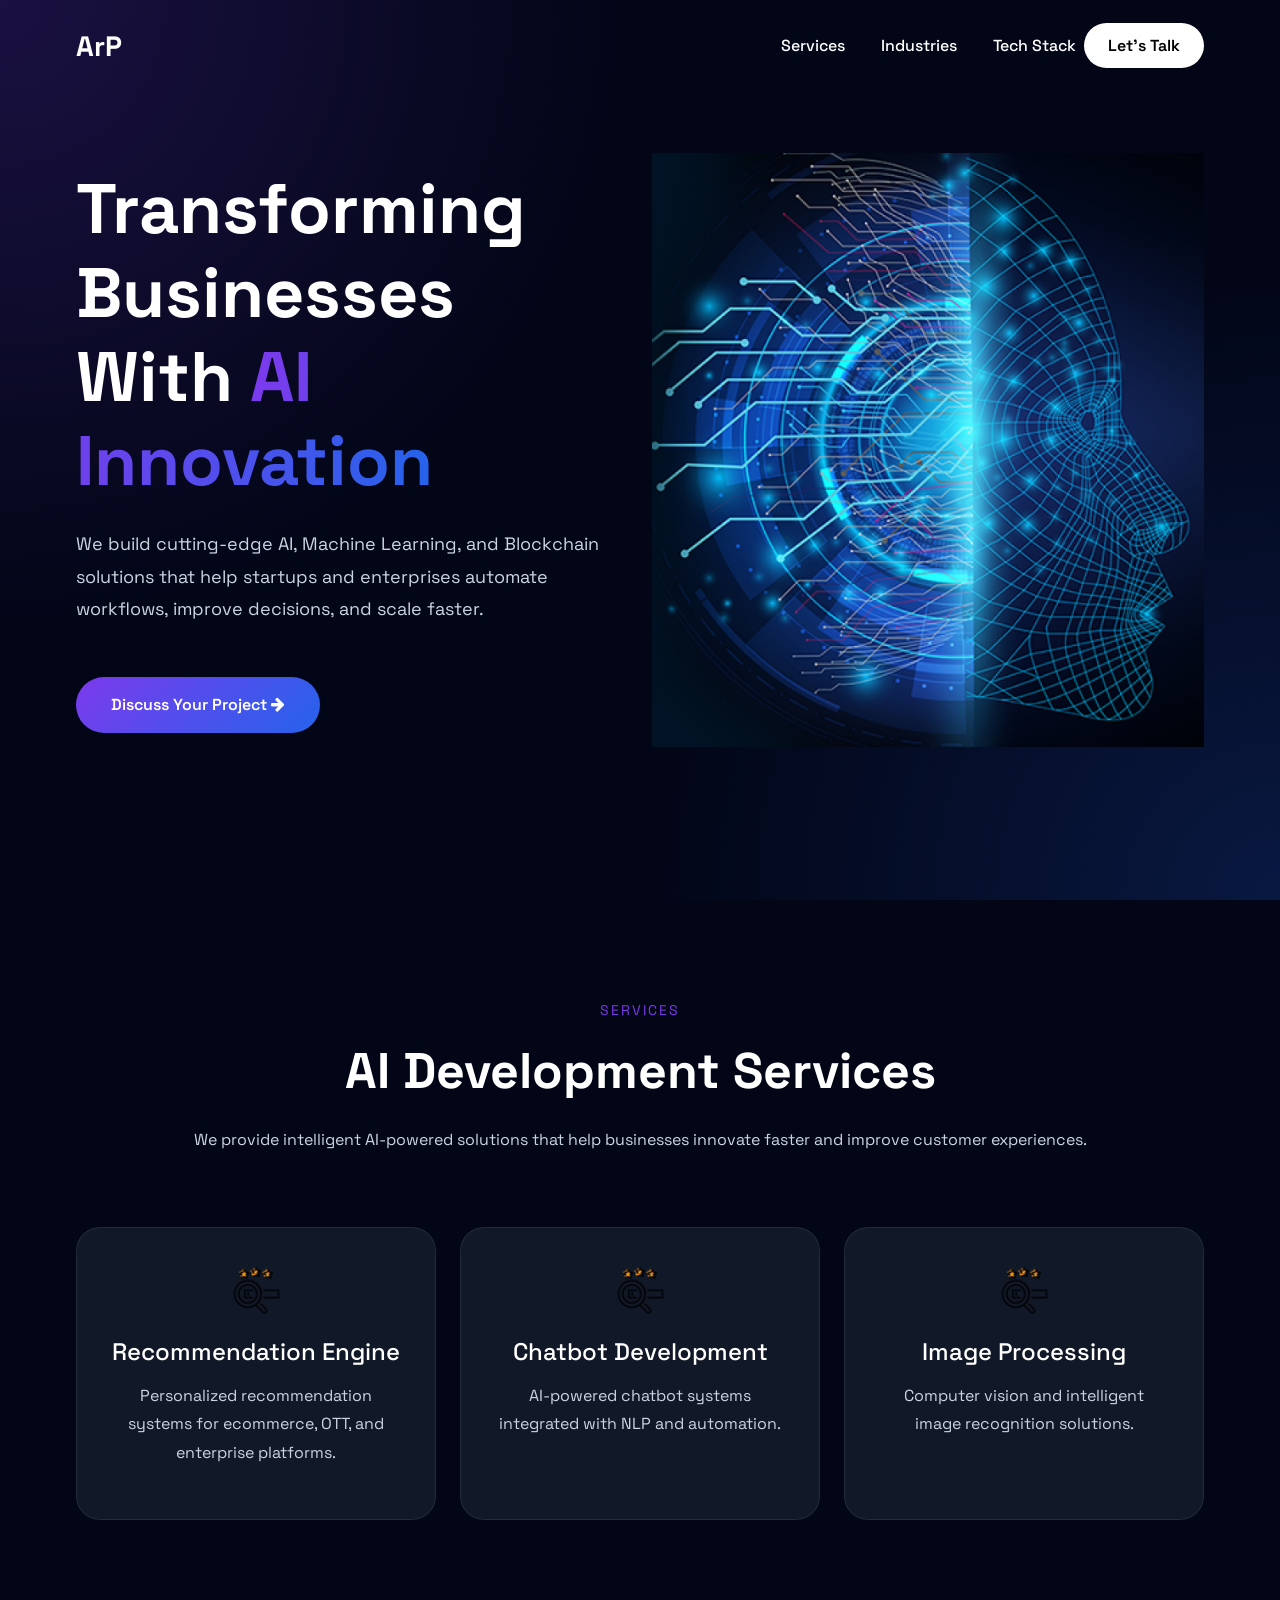
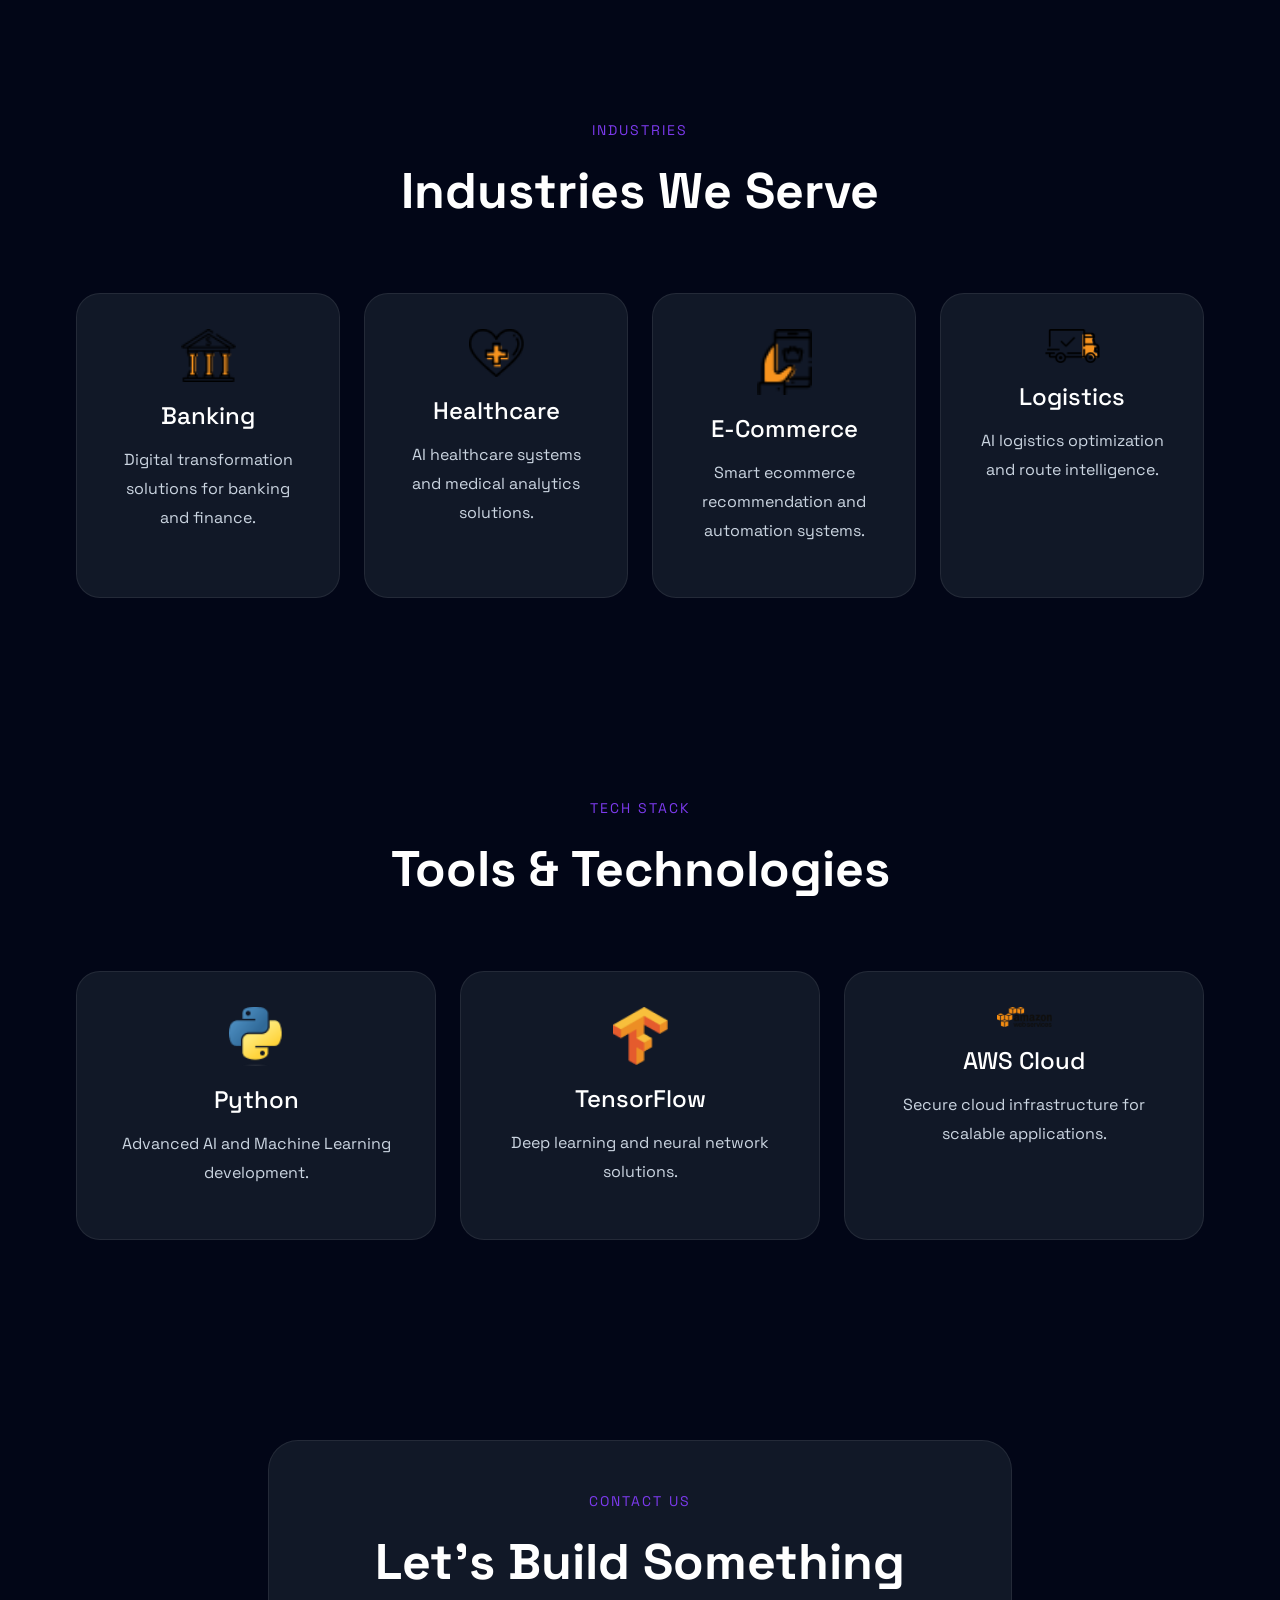
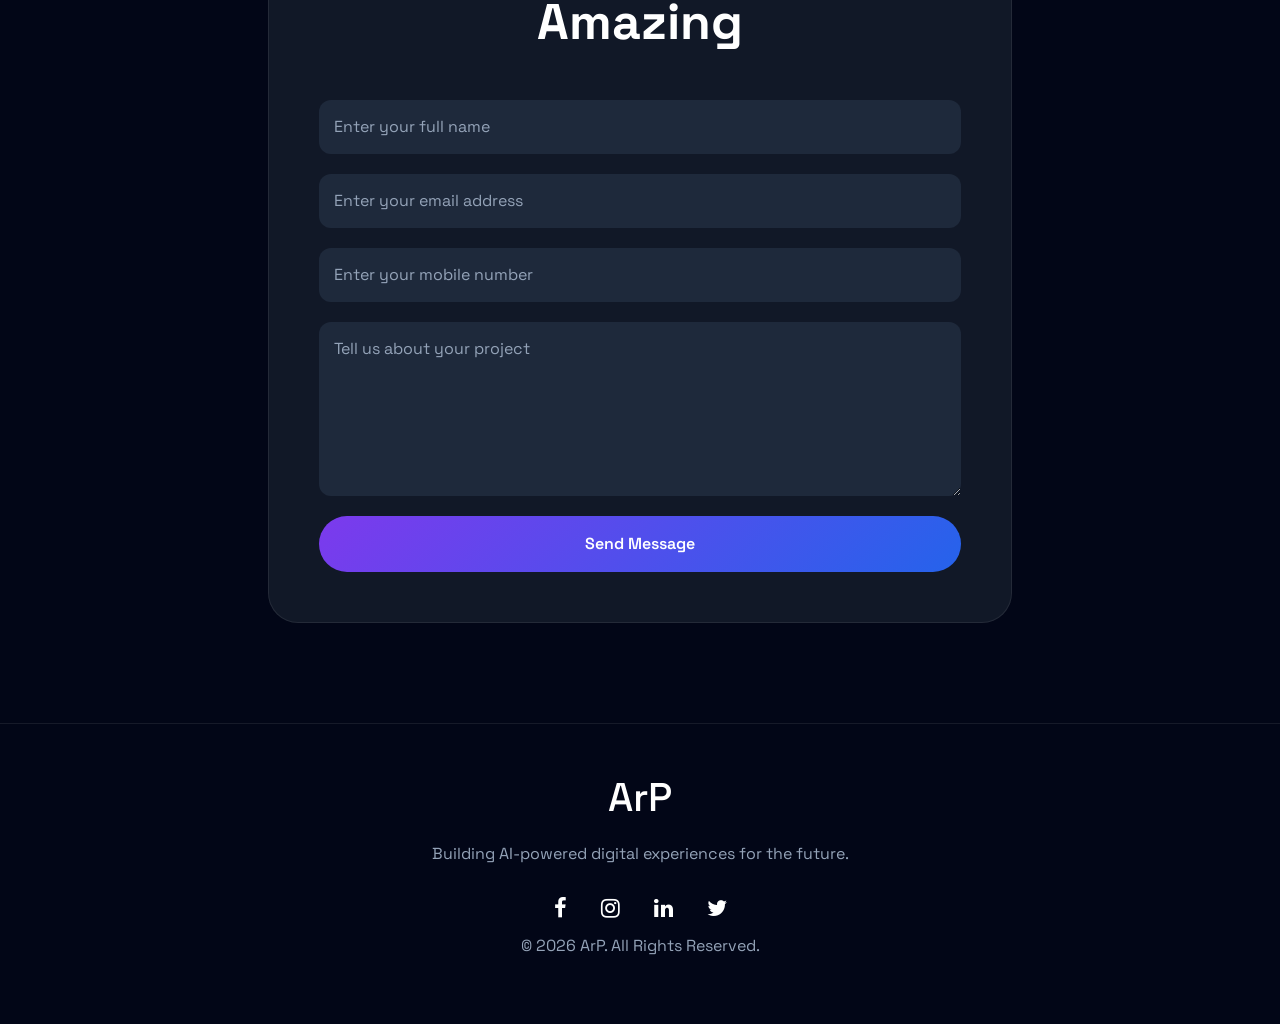
<file: index.html>
<!DOCTYPE html>
<html lang="en">

<head>
  <meta charset="UTF-8" />
  <meta name="viewport" content="width=device-width, initial-scale=1.0" />

  <title>ArP | AI Development Company</title>

  <!-- SEO -->
  <meta name="description" content="AI Development Company Website">
  <meta name="keywords" content="AI, Machine Learning, Blockchain, Development">
  <meta name="author" content="ArP">
  <meta name="theme-color" content="#0f172a">

  <!-- Google Font -->
  <link rel="preconnect" href="https://fonts.googleapis.com">
  <link rel="preconnect" href="https://fonts.gstatic.com" crossorigin>

  <link
    href="https://fonts.googleapis.com/css2?family=Space+Grotesk:wght@300;400;500;600;700&display=swap"
    rel="stylesheet">

  <!-- Bootstrap -->
  <link href="https://cdn.jsdelivr.net/npm/bootstrap@5.3.0/dist/css/bootstrap.min.css" rel="stylesheet">

  <!-- Font Awesome -->
  <link rel="stylesheet"
    href="https://cdnjs.cloudflare.com/ajax/libs/font-awesome/4.7.0/css/font-awesome.min.css">

  <!-- AOS Animation -->
  <link href="https://unpkg.com/aos@2.3.4/dist/aos.css" rel="stylesheet">

  <style>
    * {
      margin: 0;
      padding: 0;
      box-sizing: border-box;
    }

    html {
      scroll-behavior: smooth;
    }

    body {
      background: #020617;
      color: white;
      font-family: 'Space Grotesk', sans-serif;
      overflow-x: hidden;
    }

    img {
      max-width: 100%;
      height: auto;
    }

    section {
      padding: 100px 0;
    }

    .container {
      width: 90%;
      max-width: 1400px;
      margin: auto;
    }

    /* NAVBAR */

    .navbar {
      padding: 20px 0;
      background: transparent;
    }

    .navbar-brand {
      color: white !important;
      font-size: 28px;
      font-weight: 700;
    }

    .nav-link {
      color: white !important;
      margin-left: 20px;
      font-weight: 500;
    }

    .btn-talk {
      background: white;
      color: black !important;
      padding: 12px 24px;
      border-radius: 50px;
      text-decoration: none;
      font-weight: 600;
    }

    .btn-call {
      border: 1px solid white;
      padding: 12px 24px;
      border-radius: 50px;
      text-decoration: none;
      color: white !important;
      margin-left: 15px;
      font-weight: 600;
    }

    /* HERO */

    .hero {
      min-height: 100vh;
      display: flex;
      align-items: center;

      background:
        radial-gradient(circle at top left, #7c3aed33, transparent 40%),
        radial-gradient(circle at bottom right, #2563eb33, transparent 40%),
        #020617;
    }

    .hero-title {
      font-size: 70px;
      font-weight: 700;
      line-height: 1.2;
    }

    .hero-title span {
      background: linear-gradient(90deg, #7c3aed, #2563eb);
      -webkit-background-clip: text;
      -webkit-text-fill-color: transparent;
    }

    .hero-description {
      margin-top: 25px;
      color: #cbd5e1;
      line-height: 1.8;
      font-size: 18px;
    }

    .hero-btn {
      display: inline-block;
      margin-top: 35px;
      background: linear-gradient(135deg, #7c3aed, #2563eb);
      color: white;
      text-decoration: none;
      padding: 16px 35px;
      border-radius: 50px;
      font-weight: 600;
      transition: 0.4s;
    }

    .hero-btn:hover {
      transform: translateY(-5px);
      box-shadow: 0 15px 40px rgba(124, 58, 237, .4);
    }

    .hero-image {
      animation: float 4s ease-in-out infinite;
    }

    @keyframes float {

      0%,
      100% {
        transform: translateY(0px);
      }

      50% {
        transform: translateY(-20px);
      }
    }

    /* SECTION TITLE */

    .section-subtitle {
      color: #7c3aed;
      text-transform: uppercase;
      letter-spacing: 2px;
      font-size: 14px;
      margin-bottom: 20px;
    }

    .section-title {
      font-size: 50px;
      font-weight: 700;
      margin-bottom: 25px;
    }

    .section-description {
      color: #cbd5e1;
      line-height: 1.8;
      max-width: 900px;
      margin: auto;
    }

    /* CARDS */

    .service-card,
    .industry-card,
    .tech-card {
      background: #111827;
      border-radius: 24px;
      padding: 35px;
      transition: .4s;
      border: 1px solid rgba(255, 255, 255, 0.08);
      height: 100%;
    }

    .service-card:hover,
    .industry-card:hover,
    .tech-card:hover {
      transform: translateY(-10px);
      background: linear-gradient(135deg, #7c3aed, #2563eb);
      box-shadow: 0 20px 40px rgba(0, 0, 0, .2);
    }

    .service-card img,
    .industry-card img,
    .tech-card img {
      width: 55px;
      margin-bottom: 20px;
    }

    .service-card h3,
    .industry-card h3,
    .tech-card h3 {
      font-size: 24px;
      margin-bottom: 15px;
    }

    .service-card p,
    .industry-card p,
    .tech-card p {
      color: #cbd5e1;
      line-height: 1.8;
    }

    /* CONTACT */

    .contact-form {
      background: #111827;
      padding: 50px;
      border-radius: 30px;
      border: 1px solid rgba(255,255,255,.08);
    }

    .form-control {
      background: #1e293b;
      border: none;
      color: white;
      padding: 15px;
      margin-bottom: 20px;
      border-radius: 12px;
    }

    .form-control::placeholder {
      color: #94a3b8;
    }

    .submit-btn {
      background: linear-gradient(135deg, #7c3aed, #2563eb);
      border: none;
      padding: 16px 35px;
      border-radius: 50px;
      color: white;
      font-weight: 600;
      width: 100%;
    }

    /* FOOTER */

    footer {
      padding: 50px 0;
      text-align: center;
      border-top: 1px solid rgba(255,255,255,.08);
    }

    footer h2 {
      font-size: 40px;
      margin-bottom: 20px;
    }

    footer p {
      color: #94a3b8;
    }

    .social-icons i {
      margin: 15px;
      font-size: 22px;
      cursor: pointer;
      transition: .3s;
    }

    .social-icons i:hover {
      color: #7c3aed;
    }

    /* SCROLLBAR */

    ::-webkit-scrollbar {
      width: 10px;
    }

    ::-webkit-scrollbar-thumb {
      background: #7c3aed;
      border-radius: 20px;
    }

    /* RESPONSIVE */

    @media(max-width:992px) {

      .hero-title {
        font-size: 50px;
      }

      .hero {
        text-align: center;
        padding-top: 100px;
      }

      .hero-image {
        margin-top: 50px;
      }
    }

    @media(max-width:768px) {

      .hero-title {
        font-size: 40px;
      }

      .section-title {
        font-size: 36px;
      }

      .contact-form {
        padding: 30px;
      }
    }
  </style>
</head>

<body>

  <!-- NAVBAR -->

  <nav class="navbar navbar-expand-lg navbar-dark fixed-top">
    <div class="container">

      <a class="navbar-brand" href="#">ArP</a>

      <button class="navbar-toggler" type="button" data-bs-toggle="collapse"
        data-bs-target="#navbarNav">
        <span class="navbar-toggler-icon"></span>
      </button>

      <div class="collapse navbar-collapse justify-content-end" id="navbarNav">

        <ul class="navbar-nav align-items-center">

          <li class="nav-item">
            <a class="nav-link" href="#services">Services</a>
          </li>

          <li class="nav-item">
            <a class="nav-link" href="#industries">Industries</a>
          </li>

          <li class="nav-item">
            <a class="nav-link" href="#tech">Tech Stack</a>
          </li>

          <li class="nav-item">
            <a class="btn-talk" href="#contact">Let's Talk</a>
          </li>

        </ul>

      </div>

    </div>
  </nav>

  <!-- HERO -->

  <section class="hero">

    <div class="container">

      <div class="row align-items-center">

        <div class="col-lg-6" data-aos="fade-right">

          <h1 class="hero-title">
            Transforming Businesses With
            <span>AI Innovation</span>
          </h1>

          <p class="hero-description">
            We build cutting-edge AI, Machine Learning, and Blockchain
            solutions that help startups and enterprises automate workflows,
            improve decisions, and scale faster.
          </p>

          <a href="#contact" class="hero-btn">
            Discuss Your Project
            <i class="fa fa-arrow-right"></i>
          </a>

        </div>

        <div class="col-lg-6 text-center" data-aos="fade-left">

          <img src="Assets/Images/First/AI.png"
            class="hero-image"
            alt="AI Illustration">

        </div>

      </div>

    </div>

  </section>

  <!-- SERVICES -->

  <section id="services">

    <div class="container text-center">

      <p class="section-subtitle">SERVICES</p>

      <h2 class="section-title">
        AI Development Services
      </h2>

      <p class="section-description">
        We provide intelligent AI-powered solutions that help businesses
        innovate faster and improve customer experiences.
      </p>

      <div class="row mt-5 g-4">

        <div class="col-lg-4" data-aos="zoom-in">
          <div class="service-card">
            <img src="Assets/Images/AIServicesProvide/SEO.png" alt="">
            <h3>Recommendation Engine</h3>
            <p>
              Personalized recommendation systems for ecommerce,
              OTT, and enterprise platforms.
            </p>
          </div>
        </div>

        <div class="col-lg-4" data-aos="zoom-in">
          <div class="service-card">
            <img src="Assets/Images/AIServicesProvide/SEO.png" alt="">
            <h3>Chatbot Development</h3>
            <p>
              AI-powered chatbot systems integrated with NLP and automation.
            </p>
          </div>
        </div>

        <div class="col-lg-4" data-aos="zoom-in">
          <div class="service-card">
            <img src="Assets/Images/AIServicesProvide/SEO.png" alt="">
            <h3>Image Processing</h3>
            <p>
              Computer vision and intelligent image recognition solutions.
            </p>
          </div>
        </div>

      </div>

    </div>

  </section>

  <!-- INDUSTRIES -->

  <section id="industries">

    <div class="container text-center">

      <p class="section-subtitle">INDUSTRIES</p>

      <h2 class="section-title">
        Industries We Serve
      </h2>

      <div class="row mt-5 g-4">

        <div class="col-lg-3 col-md-6">
          <div class="industry-card">
            <img src="Assets/Images/Industries/banking-finance-insurance.svg.png" alt="">
            <h3>Banking</h3>
            <p>
              Digital transformation solutions for banking and finance.
            </p>
          </div>
        </div>

        <div class="col-lg-3 col-md-6">
          <div class="industry-card">
            <img src="Assets/Images/Industries/healthcare-and-fitness.svg.png" alt="">
            <h3>Healthcare</h3>
            <p>
              AI healthcare systems and medical analytics solutions.
            </p>
          </div>
        </div>

        <div class="col-lg-3 col-md-6">
          <div class="industry-card">
            <img src="Assets/Images/Industries/ecommerce-retail.svg.png" alt="">
            <h3>E-Commerce</h3>
            <p>
              Smart ecommerce recommendation and automation systems.
            </p>
          </div>
        </div>

        <div class="col-lg-3 col-md-6">
          <div class="industry-card">
            <img src="Assets/Images/Industries/logistic-and-transportation.svg.png" alt="">
            <h3>Logistics</h3>
            <p>
              AI logistics optimization and route intelligence.
            </p>
          </div>
        </div>

      </div>

    </div>

  </section>

  <!-- TECH STACK -->

  <section id="tech">

    <div class="container text-center">

      <p class="section-subtitle">TECH STACK</p>

      <h2 class="section-title">
        Tools & Technologies
      </h2>

      <div class="row mt-5 g-4">

        <div class="col-lg-4">
          <div class="tech-card">
            <img src="Assets/Images/Techstack/image 1314.png" alt="">
            <h3>Python</h3>
            <p>
              Advanced AI and Machine Learning development.
            </p>
          </div>
        </div>

        <div class="col-lg-4">
          <div class="tech-card">
            <img src="Assets/Images/Techstack/image 1321.png" alt="">
            <h3>TensorFlow</h3>
            <p>
              Deep learning and neural network solutions.
            </p>
          </div>
        </div>

        <div class="col-lg-4">
          <div class="tech-card">
            <img src="Assets/Images/Techstack/image 1323.png" alt="">
            <h3>AWS Cloud</h3>
            <p>
              Secure cloud infrastructure for scalable applications.
            </p>
          </div>
        </div>

      </div>

    </div>

  </section>

  <!-- CONTACT -->

  <section id="contact">

    <div class="container">

      <div class="row justify-content-center">

        <div class="col-lg-8">

          <div class="contact-form" data-aos="fade-up">

            <div class="text-center mb-5">

              <p class="section-subtitle">
                CONTACT US
              </p>

              <h2 class="section-title">
                Let's Build Something Amazing
              </h2>

            </div>

            <form>

              <input type="text"
                class="form-control"
                placeholder="Enter your full name">

              <input type="email"
                class="form-control"
                placeholder="Enter your email address">

              <input type="tel"
                class="form-control"
                placeholder="Enter your mobile number">

              <textarea rows="6"
                class="form-control"
                placeholder="Tell us about your project"></textarea>

              <button class="submit-btn">
                Send Message
              </button>

            </form>

          </div>

        </div>

      </div>

    </div>

  </section>

  <!-- FOOTER -->

  <footer>

    <div class="container">

      <h2>ArP</h2>

      <p>
        Building AI-powered digital experiences for the future.
      </p>

      <div class="social-icons">

        <i class="fa fa-facebook"></i>
        <i class="fa fa-instagram"></i>
        <i class="fa fa-linkedin"></i>
        <i class="fa fa-twitter"></i>

      </div>

      <p>
        © 2026 ArP. All Rights Reserved.
      </p>

    </div>

  </footer>

  <!-- Bootstrap -->

  <script src="https://cdn.jsdelivr.net/npm/bootstrap@5.3.0/dist/js/bootstrap.bundle.min.js"></script>

  <!-- AOS -->

  <script src="https://unpkg.com/aos@2.3.4/dist/aos.js"></script>

  <script>
    AOS.init({
      duration: 1000,
      once: true
    });
  </script>

</body>

</html>
</file>
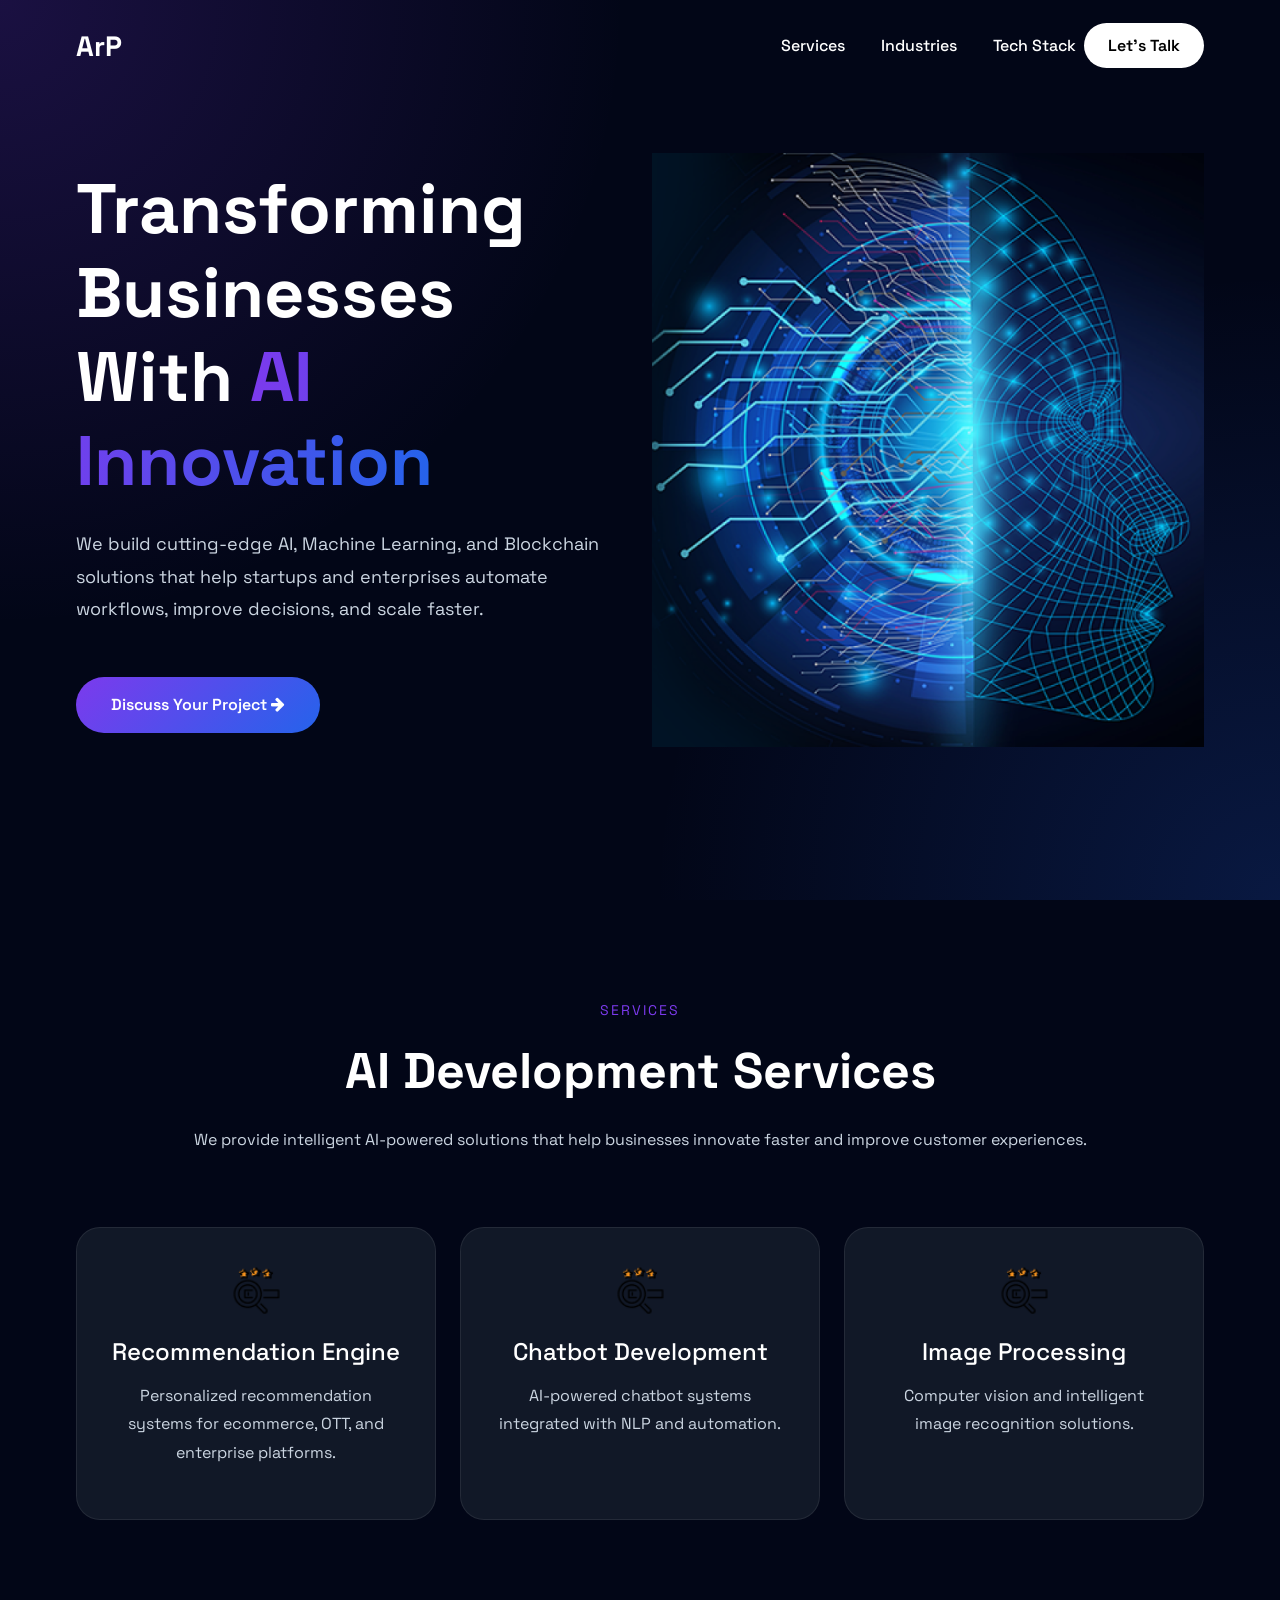
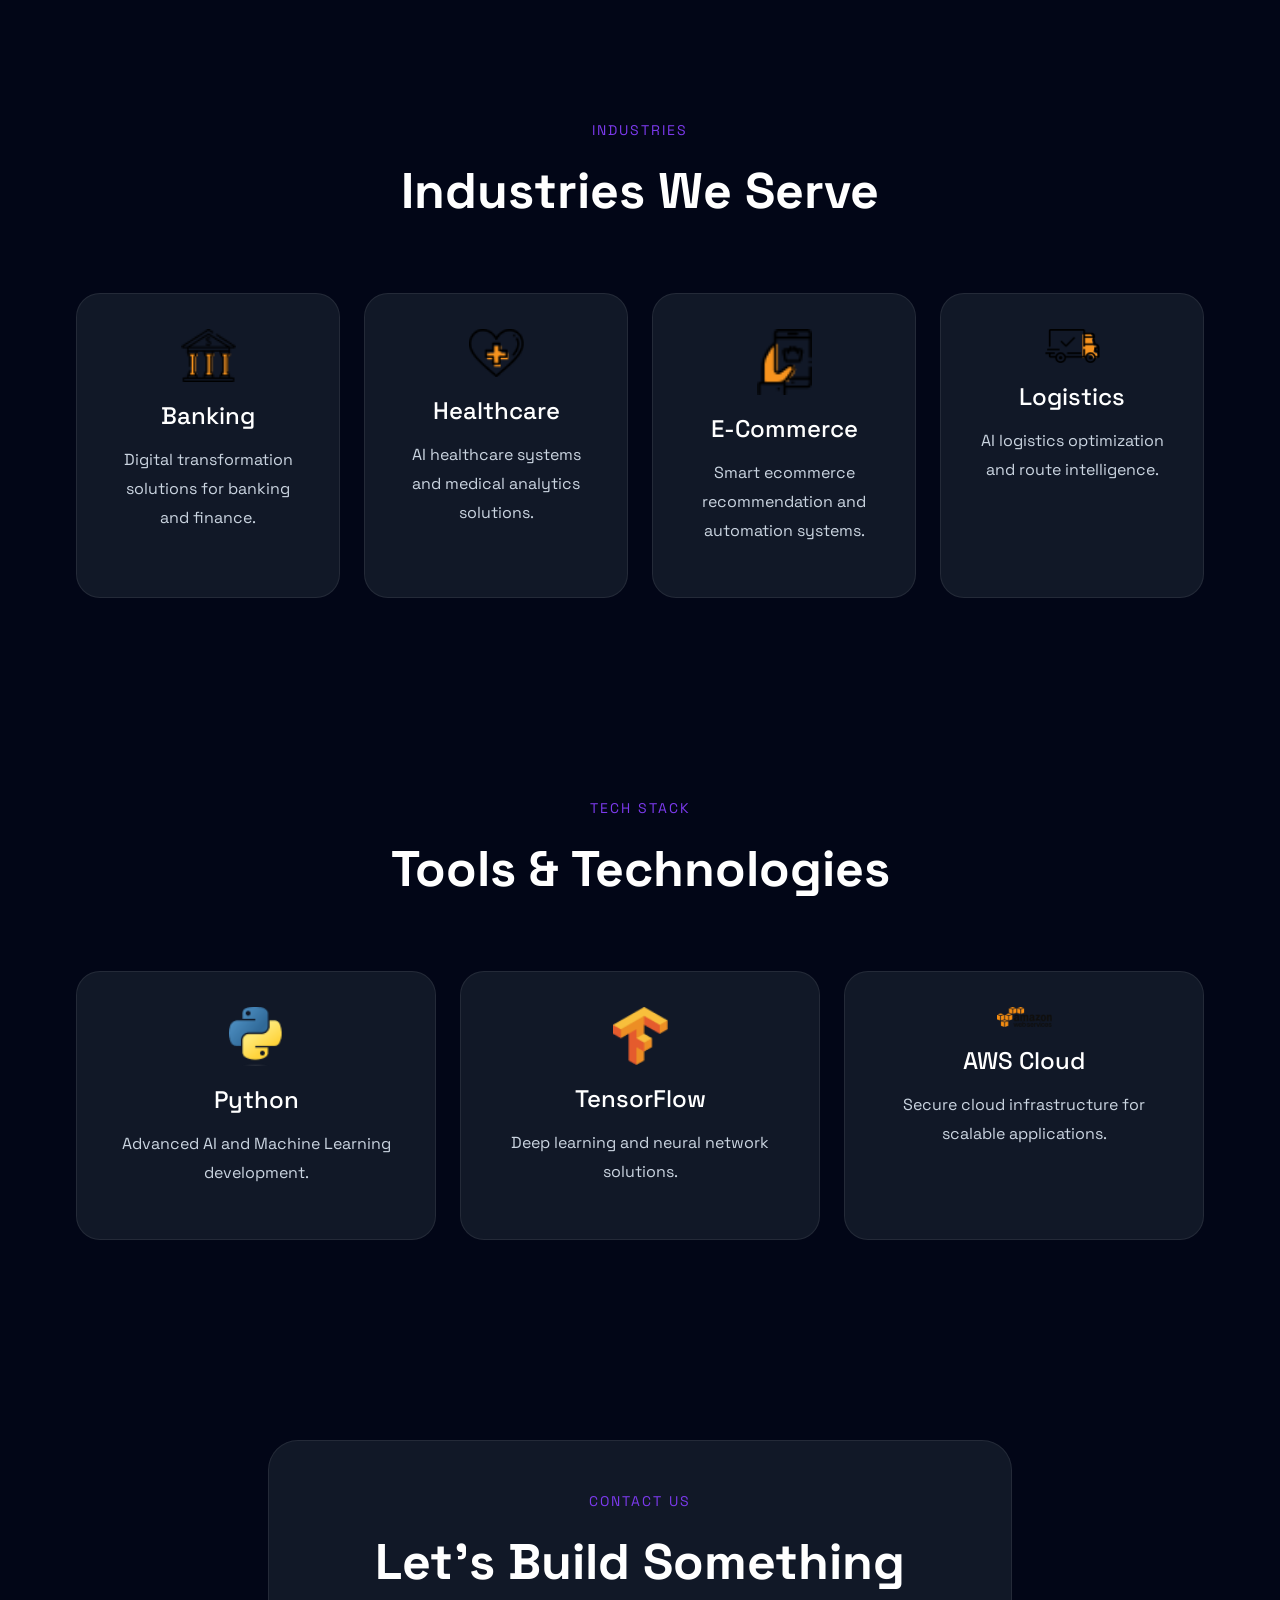
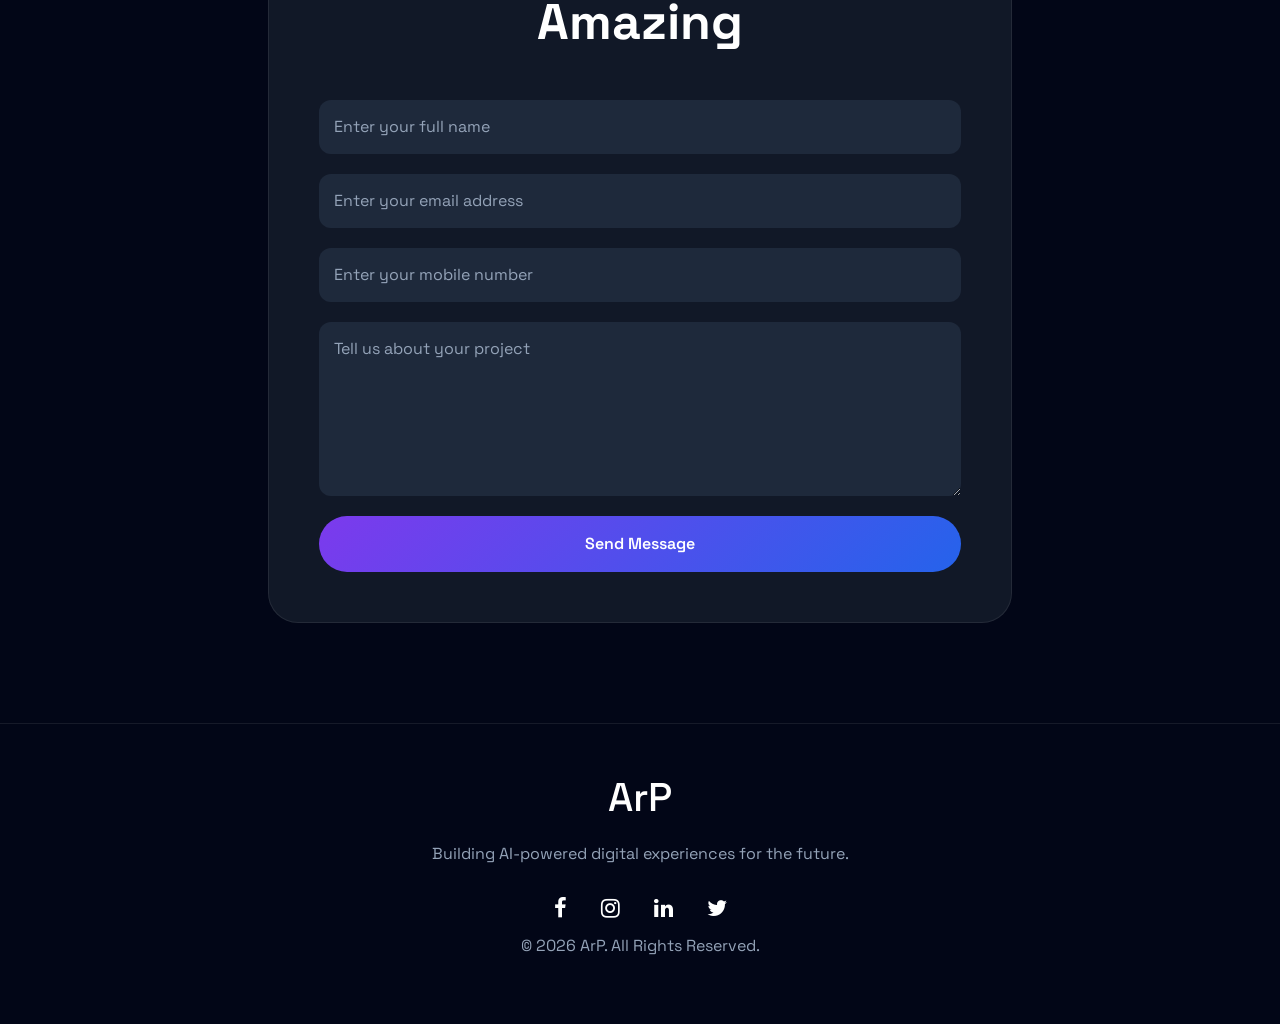
<file: GaipIndex.HTML>
<!DOCTYPE html>
<html lang="en">

<head>
  <meta charset="UTF-8" />
  <meta name="viewport" content="width=device-width, initial-scale=1.0" />

  <title>ArP | AI Development Company</title>

  <!-- SEO -->
  <meta name="description" content="AI Development Company Website">
  <meta name="keywords" content="AI, Machine Learning, Blockchain, Development">
  <meta name="author" content="ArP">
  <meta name="theme-color" content="#0f172a">

  <!-- Google Font -->
  <link rel="preconnect" href="https://fonts.googleapis.com">
  <link rel="preconnect" href="https://fonts.gstatic.com" crossorigin>

  <link
    href="https://fonts.googleapis.com/css2?family=Space+Grotesk:wght@300;400;500;600;700&display=swap"
    rel="stylesheet">

  <!-- Bootstrap -->
  <link href="https://cdn.jsdelivr.net/npm/bootstrap@5.3.0/dist/css/bootstrap.min.css" rel="stylesheet">

  <!-- Font Awesome -->
  <link rel="stylesheet"
    href="https://cdnjs.cloudflare.com/ajax/libs/font-awesome/4.7.0/css/font-awesome.min.css">

  <!-- AOS Animation -->
  <link href="https://unpkg.com/aos@2.3.4/dist/aos.css" rel="stylesheet">

  <style>
    * {
      margin: 0;
      padding: 0;
      box-sizing: border-box;
    }

    html {
      scroll-behavior: smooth;
    }

    body {
      background: #020617;
      color: white;
      font-family: 'Space Grotesk', sans-serif;
      overflow-x: hidden;
    }

    img {
      max-width: 100%;
      height: auto;
    }

    section {
      padding: 100px 0;
    }

    .container {
      width: 90%;
      max-width: 1400px;
      margin: auto;
    }

    /* NAVBAR */

    .navbar {
      padding: 20px 0;
      background: transparent;
    }

    .navbar-brand {
      color: white !important;
      font-size: 28px;
      font-weight: 700;
    }

    .nav-link {
      color: white !important;
      margin-left: 20px;
      font-weight: 500;
    }

    .btn-talk {
      background: white;
      color: black !important;
      padding: 12px 24px;
      border-radius: 50px;
      text-decoration: none;
      font-weight: 600;
    }

    .btn-call {
      border: 1px solid white;
      padding: 12px 24px;
      border-radius: 50px;
      text-decoration: none;
      color: white !important;
      margin-left: 15px;
      font-weight: 600;
    }

    /* HERO */

    .hero {
      min-height: 100vh;
      display: flex;
      align-items: center;

      background:
        radial-gradient(circle at top left, #7c3aed33, transparent 40%),
        radial-gradient(circle at bottom right, #2563eb33, transparent 40%),
        #020617;
    }

    .hero-title {
      font-size: 70px;
      font-weight: 700;
      line-height: 1.2;
    }

    .hero-title span {
      background: linear-gradient(90deg, #7c3aed, #2563eb);
      -webkit-background-clip: text;
      -webkit-text-fill-color: transparent;
    }

    .hero-description {
      margin-top: 25px;
      color: #cbd5e1;
      line-height: 1.8;
      font-size: 18px;
    }

    .hero-btn {
      display: inline-block;
      margin-top: 35px;
      background: linear-gradient(135deg, #7c3aed, #2563eb);
      color: white;
      text-decoration: none;
      padding: 16px 35px;
      border-radius: 50px;
      font-weight: 600;
      transition: 0.4s;
    }

    .hero-btn:hover {
      transform: translateY(-5px);
      box-shadow: 0 15px 40px rgba(124, 58, 237, .4);
    }

    .hero-image {
      animation: float 4s ease-in-out infinite;
    }

    @keyframes float {

      0%,
      100% {
        transform: translateY(0px);
      }

      50% {
        transform: translateY(-20px);
      }
    }

    /* SECTION TITLE */

    .section-subtitle {
      color: #7c3aed;
      text-transform: uppercase;
      letter-spacing: 2px;
      font-size: 14px;
      margin-bottom: 20px;
    }

    .section-title {
      font-size: 50px;
      font-weight: 700;
      margin-bottom: 25px;
    }

    .section-description {
      color: #cbd5e1;
      line-height: 1.8;
      max-width: 900px;
      margin: auto;
    }

    /* CARDS */

    .service-card,
    .industry-card,
    .tech-card {
      background: #111827;
      border-radius: 24px;
      padding: 35px;
      transition: .4s;
      border: 1px solid rgba(255, 255, 255, 0.08);
      height: 100%;
    }

    .service-card:hover,
    .industry-card:hover,
    .tech-card:hover {
      transform: translateY(-10px);
      background: linear-gradient(135deg, #7c3aed, #2563eb);
      box-shadow: 0 20px 40px rgba(0, 0, 0, .2);
    }

    .service-card img,
    .industry-card img,
    .tech-card img {
      width: 55px;
      margin-bottom: 20px;
    }

    .service-card h3,
    .industry-card h3,
    .tech-card h3 {
      font-size: 24px;
      margin-bottom: 15px;
    }

    .service-card p,
    .industry-card p,
    .tech-card p {
      color: #cbd5e1;
      line-height: 1.8;
    }

    /* CONTACT */

    .contact-form {
      background: #111827;
      padding: 50px;
      border-radius: 30px;
      border: 1px solid rgba(255,255,255,.08);
    }

    .form-control {
      background: #1e293b;
      border: none;
      color: white;
      padding: 15px;
      margin-bottom: 20px;
      border-radius: 12px;
    }

    .form-control::placeholder {
      color: #94a3b8;
    }

    .submit-btn {
      background: linear-gradient(135deg, #7c3aed, #2563eb);
      border: none;
      padding: 16px 35px;
      border-radius: 50px;
      color: white;
      font-weight: 600;
      width: 100%;
    }

    /* FOOTER */

    footer {
      padding: 50px 0;
      text-align: center;
      border-top: 1px solid rgba(255,255,255,.08);
    }

    footer h2 {
      font-size: 40px;
      margin-bottom: 20px;
    }

    footer p {
      color: #94a3b8;
    }

    .social-icons i {
      margin: 15px;
      font-size: 22px;
      cursor: pointer;
      transition: .3s;
    }

    .social-icons i:hover {
      color: #7c3aed;
    }

    /* SCROLLBAR */

    ::-webkit-scrollbar {
      width: 10px;
    }

    ::-webkit-scrollbar-thumb {
      background: #7c3aed;
      border-radius: 20px;
    }

    /* RESPONSIVE */

    @media(max-width:992px) {

      .hero-title {
        font-size: 50px;
      }

      .hero {
        text-align: center;
        padding-top: 100px;
      }

      .hero-image {
        margin-top: 50px;
      }
    }

    @media(max-width:768px) {

      .hero-title {
        font-size: 40px;
      }

      .section-title {
        font-size: 36px;
      }

      .contact-form {
        padding: 30px;
      }
    }
  </style>
</head>

<body>

  <!-- NAVBAR -->

  <nav class="navbar navbar-expand-lg navbar-dark fixed-top">
    <div class="container">

      <a class="navbar-brand" href="#">ArP</a>

      <button class="navbar-toggler" type="button" data-bs-toggle="collapse"
        data-bs-target="#navbarNav">
        <span class="navbar-toggler-icon"></span>
      </button>

      <div class="collapse navbar-collapse justify-content-end" id="navbarNav">

        <ul class="navbar-nav align-items-center">

          <li class="nav-item">
            <a class="nav-link" href="#services">Services</a>
          </li>

          <li class="nav-item">
            <a class="nav-link" href="#industries">Industries</a>
          </li>

          <li class="nav-item">
            <a class="nav-link" href="#tech">Tech Stack</a>
          </li>

          <li class="nav-item">
            <a class="btn-talk" href="#contact">Let's Talk</a>
          </li>

        </ul>

      </div>

    </div>
  </nav>

  <!-- HERO -->

  <section class="hero">

    <div class="container">

      <div class="row align-items-center">

        <div class="col-lg-6" data-aos="fade-right">

          <h1 class="hero-title">
            Transforming Businesses With
            <span>AI Innovation</span>
          </h1>

          <p class="hero-description">
            We build cutting-edge AI, Machine Learning, and Blockchain
            solutions that help startups and enterprises automate workflows,
            improve decisions, and scale faster.
          </p>

          <a href="#contact" class="hero-btn">
            Discuss Your Project
            <i class="fa fa-arrow-right"></i>
          </a>

        </div>

        <div class="col-lg-6 text-center" data-aos="fade-left">

          <img src="Assets/Images/First/AI.png"
            class="hero-image"
            alt="AI Illustration">

        </div>

      </div>

    </div>

  </section>

  <!-- SERVICES -->

  <section id="services">

    <div class="container text-center">

      <p class="section-subtitle">SERVICES</p>

      <h2 class="section-title">
        AI Development Services
      </h2>

      <p class="section-description">
        We provide intelligent AI-powered solutions that help businesses
        innovate faster and improve customer experiences.
      </p>

      <div class="row mt-5 g-4">

        <div class="col-lg-4" data-aos="zoom-in">
          <div class="service-card">
            <img src="Assets/Images/AIServicesProvide/SEO.png" alt="">
            <h3>Recommendation Engine</h3>
            <p>
              Personalized recommendation systems for ecommerce,
              OTT, and enterprise platforms.
            </p>
          </div>
        </div>

        <div class="col-lg-4" data-aos="zoom-in">
          <div class="service-card">
            <img src="Assets/Images/AIServicesProvide/SEO.png" alt="">
            <h3>Chatbot Development</h3>
            <p>
              AI-powered chatbot systems integrated with NLP and automation.
            </p>
          </div>
        </div>

        <div class="col-lg-4" data-aos="zoom-in">
          <div class="service-card">
            <img src="Assets/Images/AIServicesProvide/SEO.png" alt="">
            <h3>Image Processing</h3>
            <p>
              Computer vision and intelligent image recognition solutions.
            </p>
          </div>
        </div>

      </div>

    </div>

  </section>

  <!-- INDUSTRIES -->

  <section id="industries">

    <div class="container text-center">

      <p class="section-subtitle">INDUSTRIES</p>

      <h2 class="section-title">
        Industries We Serve
      </h2>

      <div class="row mt-5 g-4">

        <div class="col-lg-3 col-md-6">
          <div class="industry-card">
            <img src="Assets/Images/Industries/banking-finance-insurance.svg.png" alt="">
            <h3>Banking</h3>
            <p>
              Digital transformation solutions for banking and finance.
            </p>
          </div>
        </div>

        <div class="col-lg-3 col-md-6">
          <div class="industry-card">
            <img src="Assets/Images/Industries/healthcare-and-fitness.svg.png" alt="">
            <h3>Healthcare</h3>
            <p>
              AI healthcare systems and medical analytics solutions.
            </p>
          </div>
        </div>

        <div class="col-lg-3 col-md-6">
          <div class="industry-card">
            <img src="Assets/Images/Industries/ecommerce-retail.svg.png" alt="">
            <h3>E-Commerce</h3>
            <p>
              Smart ecommerce recommendation and automation systems.
            </p>
          </div>
        </div>

        <div class="col-lg-3 col-md-6">
          <div class="industry-card">
            <img src="Assets/Images/Industries/logistic-and-transportation.svg.png" alt="">
            <h3>Logistics</h3>
            <p>
              AI logistics optimization and route intelligence.
            </p>
          </div>
        </div>

      </div>

    </div>

  </section>

  <!-- TECH STACK -->

  <section id="tech">

    <div class="container text-center">

      <p class="section-subtitle">TECH STACK</p>

      <h2 class="section-title">
        Tools & Technologies
      </h2>

      <div class="row mt-5 g-4">

        <div class="col-lg-4">
          <div class="tech-card">
            <img src="Assets/Images/Techstack/image 1314.png" alt="">
            <h3>Python</h3>
            <p>
              Advanced AI and Machine Learning development.
            </p>
          </div>
        </div>

        <div class="col-lg-4">
          <div class="tech-card">
            <img src="Assets/Images/Techstack/image 1321.png" alt="">
            <h3>TensorFlow</h3>
            <p>
              Deep learning and neural network solutions.
            </p>
          </div>
        </div>

        <div class="col-lg-4">
          <div class="tech-card">
            <img src="Assets/Images/Techstack/image 1323.png" alt="">
            <h3>AWS Cloud</h3>
            <p>
              Secure cloud infrastructure for scalable applications.
            </p>
          </div>
        </div>

      </div>

    </div>

  </section>

  <!-- CONTACT -->

  <section id="contact">

    <div class="container">

      <div class="row justify-content-center">

        <div class="col-lg-8">

          <div class="contact-form" data-aos="fade-up">

            <div class="text-center mb-5">

              <p class="section-subtitle">
                CONTACT US
              </p>

              <h2 class="section-title">
                Let's Build Something Amazing
              </h2>

            </div>

            <form>

              <input type="text"
                class="form-control"
                placeholder="Enter your full name">

              <input type="email"
                class="form-control"
                placeholder="Enter your email address">

              <input type="tel"
                class="form-control"
                placeholder="Enter your mobile number">

              <textarea rows="6"
                class="form-control"
                placeholder="Tell us about your project"></textarea>

              <button class="submit-btn">
                Send Message
              </button>

            </form>

          </div>

        </div>

      </div>

    </div>

  </section>

  <!-- FOOTER -->

  <footer>

    <div class="container">

      <h2>ArP</h2>

      <p>
        Building AI-powered digital experiences for the future.
      </p>

      <div class="social-icons">

        <i class="fa fa-facebook"></i>
        <i class="fa fa-instagram"></i>
        <i class="fa fa-linkedin"></i>
        <i class="fa fa-twitter"></i>

      </div>

      <p>
        © 2026 ArP. All Rights Reserved.
      </p>

    </div>

  </footer>

  <!-- Bootstrap -->

  <script src="https://cdn.jsdelivr.net/npm/bootstrap@5.3.0/dist/js/bootstrap.bundle.min.js"></script>

  <!-- AOS -->

  <script src="https://unpkg.com/aos@2.3.4/dist/aos.js"></script>

  <script>
    AOS.init({
      duration: 1000,
      once: true
    });
  </script>

</body>

</html>
</file>
